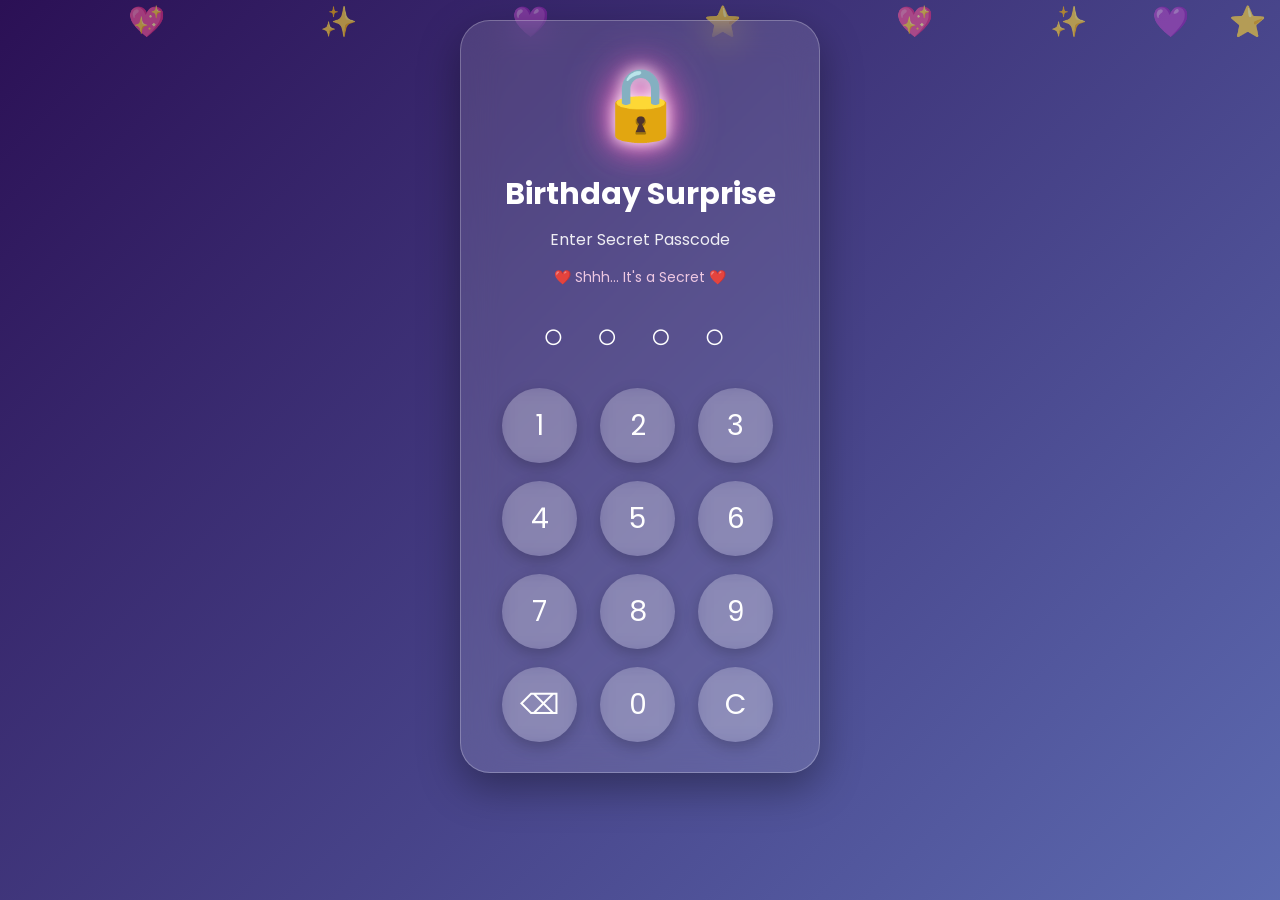
<file: index.html>
<!DOCTYPE html>
<html lang="en">

<head>

<meta charset="UTF-8">

<meta name="viewport" content="width=device-width, initial-scale=1.0">

<title>Birthday Surprise</title>

<link rel="stylesheet" href="style.css">

</head>

<body>
  <div class="background">
    <span>💖</span>
    <span>✨</span>
    <span>💜</span>
    <span>⭐</span>
    <span>💖</span>
    <span>✨</span>
    <span>💜</span>
    <span>⭐</span>
</div>


<div class="container">
<div class="lock">
    🔒
</div>

<h1>Birthday Surprise</h1>

<p>Enter Secret Passcode</p>
<p class="secret">❤️ Shhh... It's a Secret ❤️</p>

<div id="pinDisplay" class="pinDisplay">
○ ○ ○ ○
</div>

<div class="keypad">

<button onclick="press(1)">1</button>
<button onclick="press(2)">2</button>
<button onclick="press(3)">3</button>

<button onclick="press(4)">4</button>
<button onclick="press(5)">5</button>
<button onclick="press(6)">6</button>

<button onclick="press(7)">7</button>
<button onclick="press(8)">8</button>
<button onclick="press(9)">9</button>

<button onclick="removeDigit()">⌫</button>

<button onclick="press(0)">0</button>

<button onclick="clearPin()">C</button>

</div>

</div>

<script src="script.js"></script>



</body>

</html>
</file>
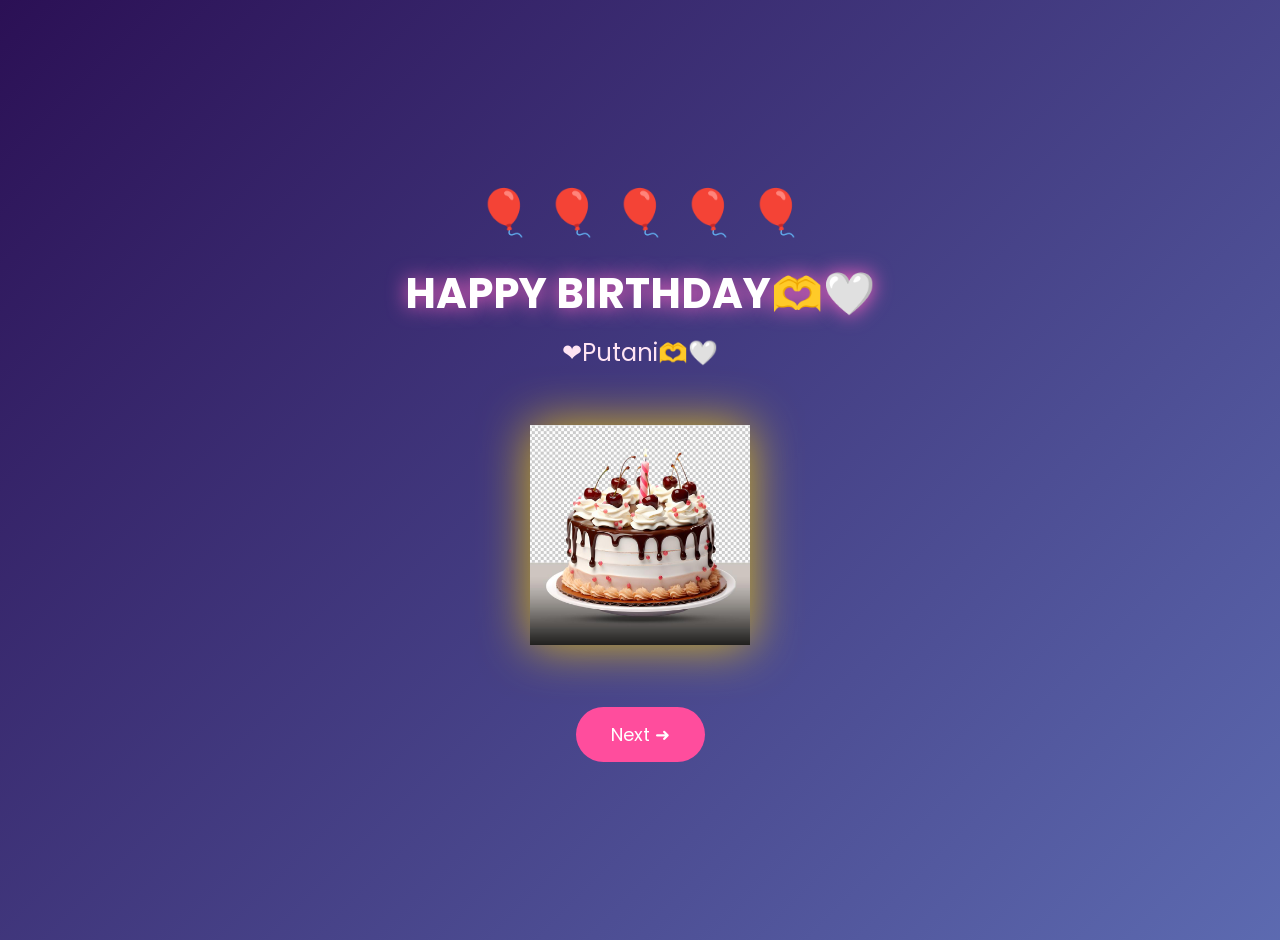
<file: celebration.html>
<!DOCTYPE html>
<html lang="en">

<head>

<meta charset="UTF-8">

<meta name="viewport" content="width=device-width, initial-scale=1.0">

<title>Happy Birthday ❤️</title>

<link rel="stylesheet" href="style.css">

</head>

<body>

<div class="celebration">

<div class="balloons">
🎈 🎈 🎈 🎈 🎈
</div>

<h1 class="birthdayTitle">
  HAPPY BIRTHDAY🫶🤍 
</h1>

<h2 class="birthdayName">
❤Putani🫶🤍
</h2>

<div class="cake">

<img src="images/cake.png" class="cakeImg">

</div>
<button class="nextBtn"
onclick="window.location.href='message.html'">

Next ➜

</button>

</div>

</body>

</html>
</file>
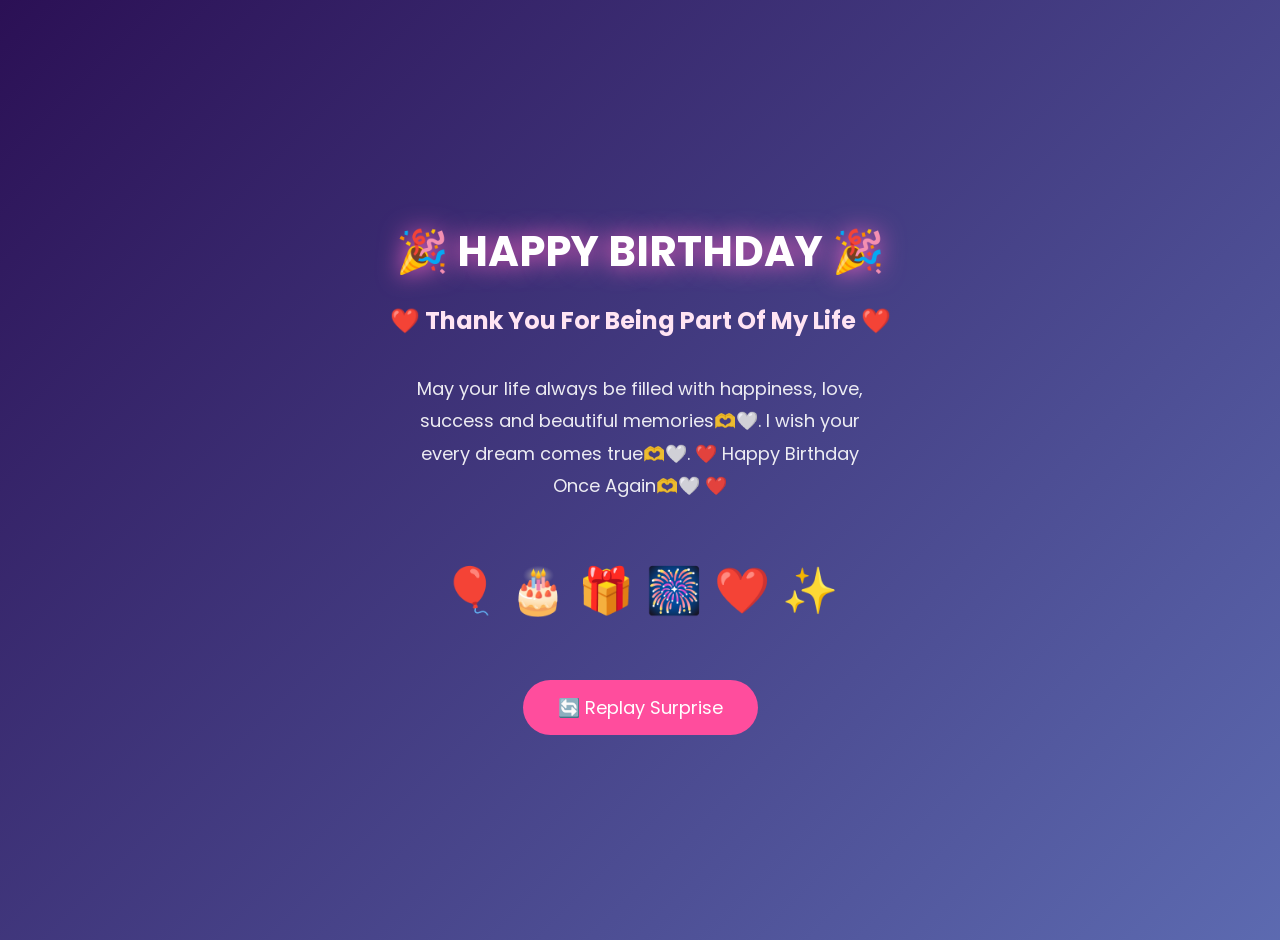
<file: final.html>
<!DOCTYPE html>
<html lang="en">
<head>
<meta charset="UTF-8">
<meta name="viewport" content="width=device-width, initial-scale=1.0">
<title>Happy Birthday ❤️</title>

<link rel="stylesheet" href="style.css">

</head>

<body>

<div class="finalPage">

<h1 class="finalTitle">

🎉 HAPPY BIRTHDAY 🎉

</h1>

<h2>

❤️ Thank You For Being Part Of My Life ❤️

</h2>

<p class="finalMessage">

May your life always be filled with happiness,
love, success and beautiful memories🫶🤍.

I wish your every dream comes true🫶🤍.

❤️ Happy Birthday Once Again🫶🤍 ❤️

</p>

<div class="emoji">

🎈 🎂 🎁 🎆 ❤️ ✨

</div>

<button class="nextBtn"

onclick="window.location.href='index.html'">

🔄 Replay Surprise

</button>

</div>

</body>

</html>
</file>
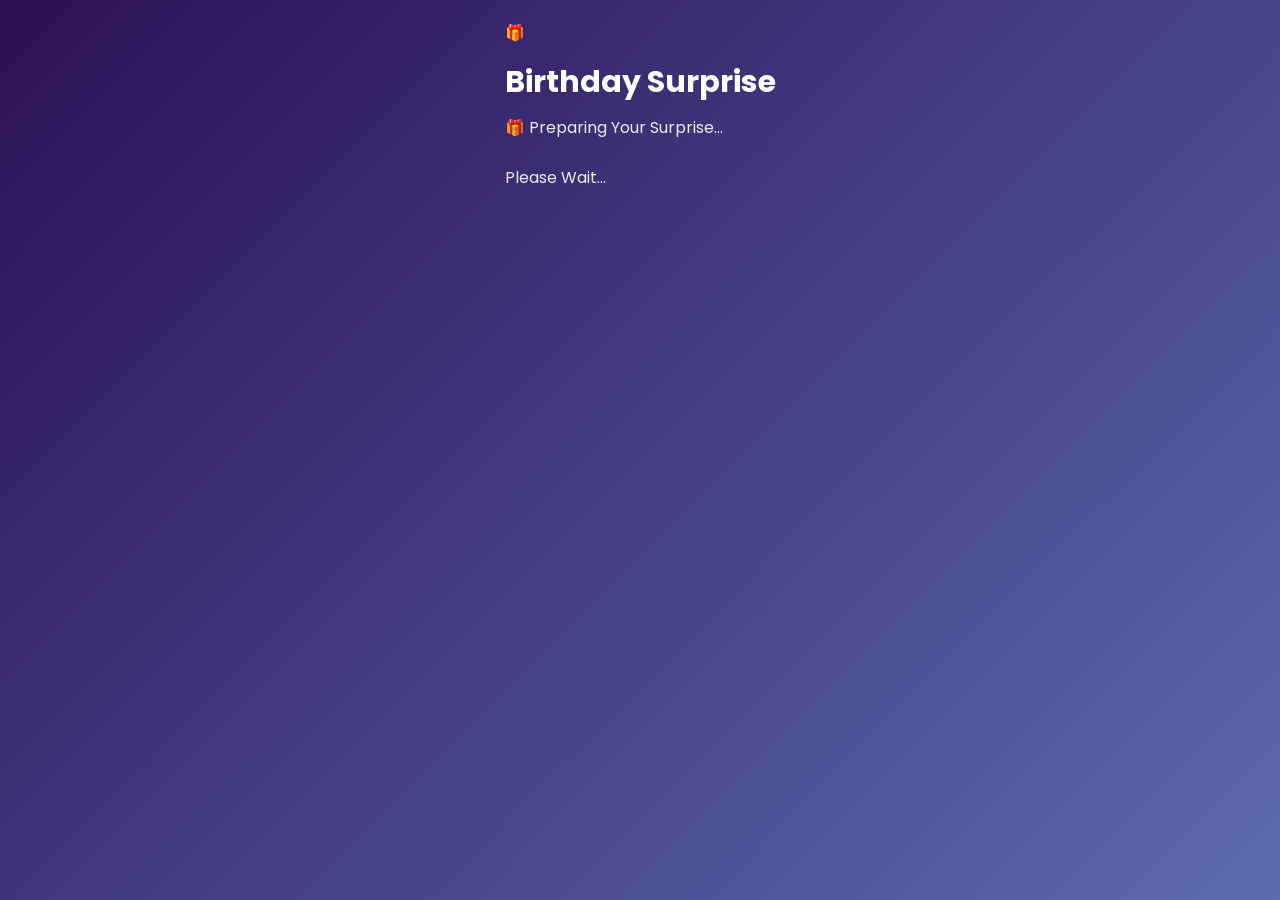
<file: loading.html>
<!DOCTYPE html>
<html lang="en">
<head>
<meta charset="UTF-8">
<meta name="viewport" content="width=device-width, initial-scale=1.0">
<title>Loading...</title>

<link rel="stylesheet" href="style.css">

<script>
setTimeout(function(){
window.location.href="index.html";
},20000);
</script>

</head>

<body>
  <script>

const messages=[

"🎁 Preparing Your Surprise...",

"✨ Collecting Beautiful Memories...",

"💌 Writing Your Special Letter...",

"🎂 Baking Your Birthday Cake...",

"🎈 Decorating Everything...",

"🎆 Almost Ready...",

"❤️ Surprise is Ready!"

];

let i=0;

setInterval(function(){

if(i<messages.length){

document.getElementById("loadingText").innerHTML=messages[i];

i++;

}

},1400);

</script>

<div class="loadingScreen">

<div class="logo">🎁</div>

<h1>Birthday Surprise</h1>
<p id="loadingText">🎁 Preparing Your Surprise...</p>

<div class="loader">
<div class="bar"></div>
</div>

<p class="waitText">
Please Wait...
</p>

</div>

</body>
</html>
</file>
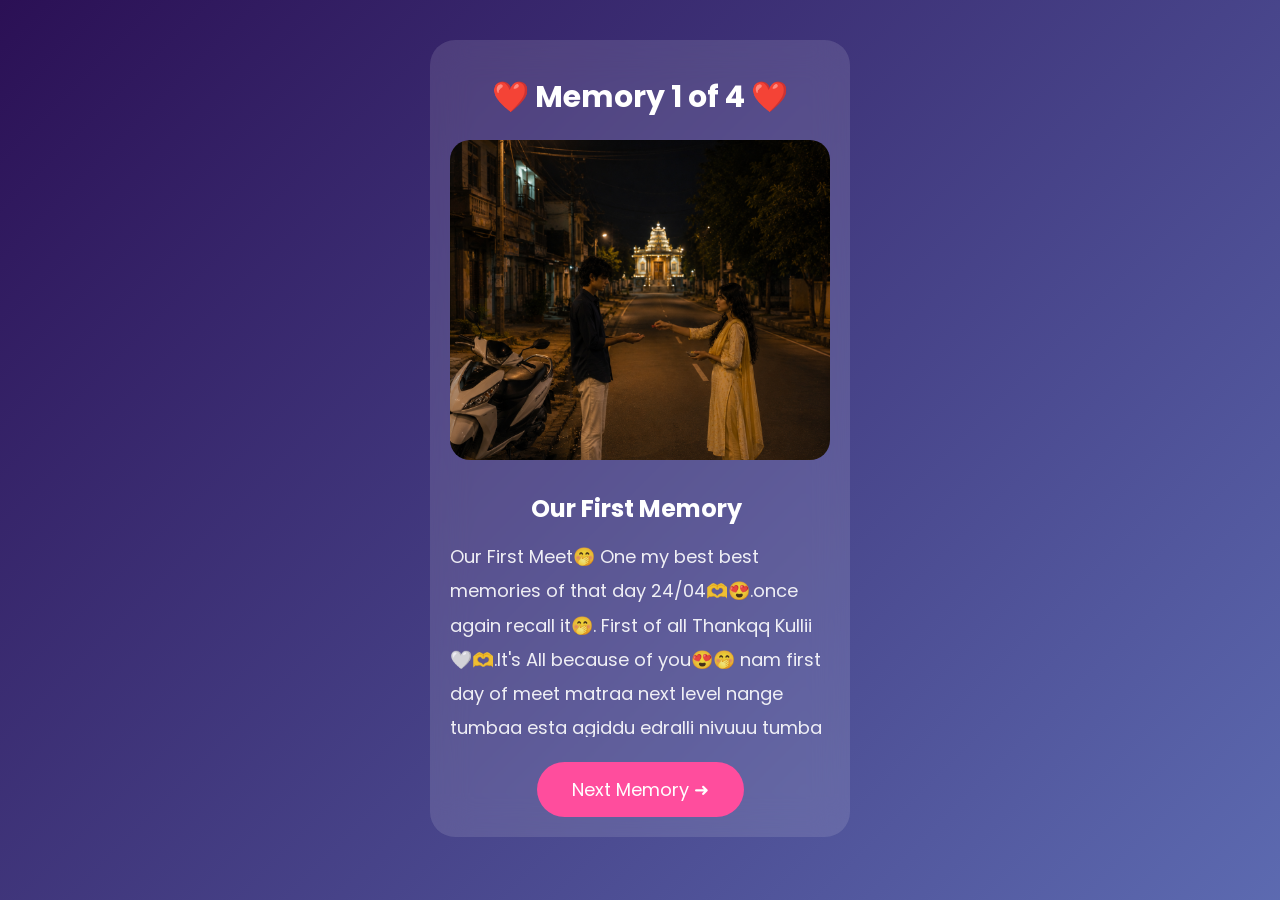
<file: memory1.html>
<!DOCTYPE html>
<html lang="en">
<head>
<meta charset="UTF-8">
<meta name="viewport" content="width=device-width, initial-scale=1.0">
<title>Memory 1</title>
<link rel="stylesheet" href="style.css">
</head>

<body>

<div class="memoryCard">

<h1>❤️ Memory 1 of 4 ❤️</h1>

<img src="images/photo1.jpg" class="memoryPhoto">

<div class="memoryMessage">

<h2>Our First Memory</h2>

<p>

Our First Meet🤭 One my best best memories of that day 24/04🫶😍.once again recall it🤭.
First of all Thankqq Kullii🤍🫶.It's All because of you😍🤭 nam first day of meet matraa next level nange tumbaa esta agiddu edralli nivuuu tumba andre tumbaa wait madtidrii🤍🫶 nange eduu tumbaa esta aythuu nivuu nan meet agokke Estella wait madii and nan tumbaaa wait madsde bidi 🤦 but Thankqqq once again astondu kushi nan meet madokke banditke😍🤭 evaga ha day du helana navu meet agi ebbru gu yen madbeku antha gotagdale yen yeno matadkondu edvii🤭🤣 nivuu nim anna angadi anthe yalla🤣 nan bidi nim meet agiddu and nimna nodid shock alli silent 🤭 and nivu papa nerves alli yen yeno matadtidri🤣🤣 But really putanii ha 5min matraa next level.and main avattu nivuuu nange kai alli kumkuma edkondu nange wait madtidralla thankqqq🫶🤍🤍🤍🤍🤍

</p>

</div>

<button class="nextBtn"
onclick="window.location.href='memory2.html'">

Next Memory ➜

</button>

</div>

</body>
</html>
</file>
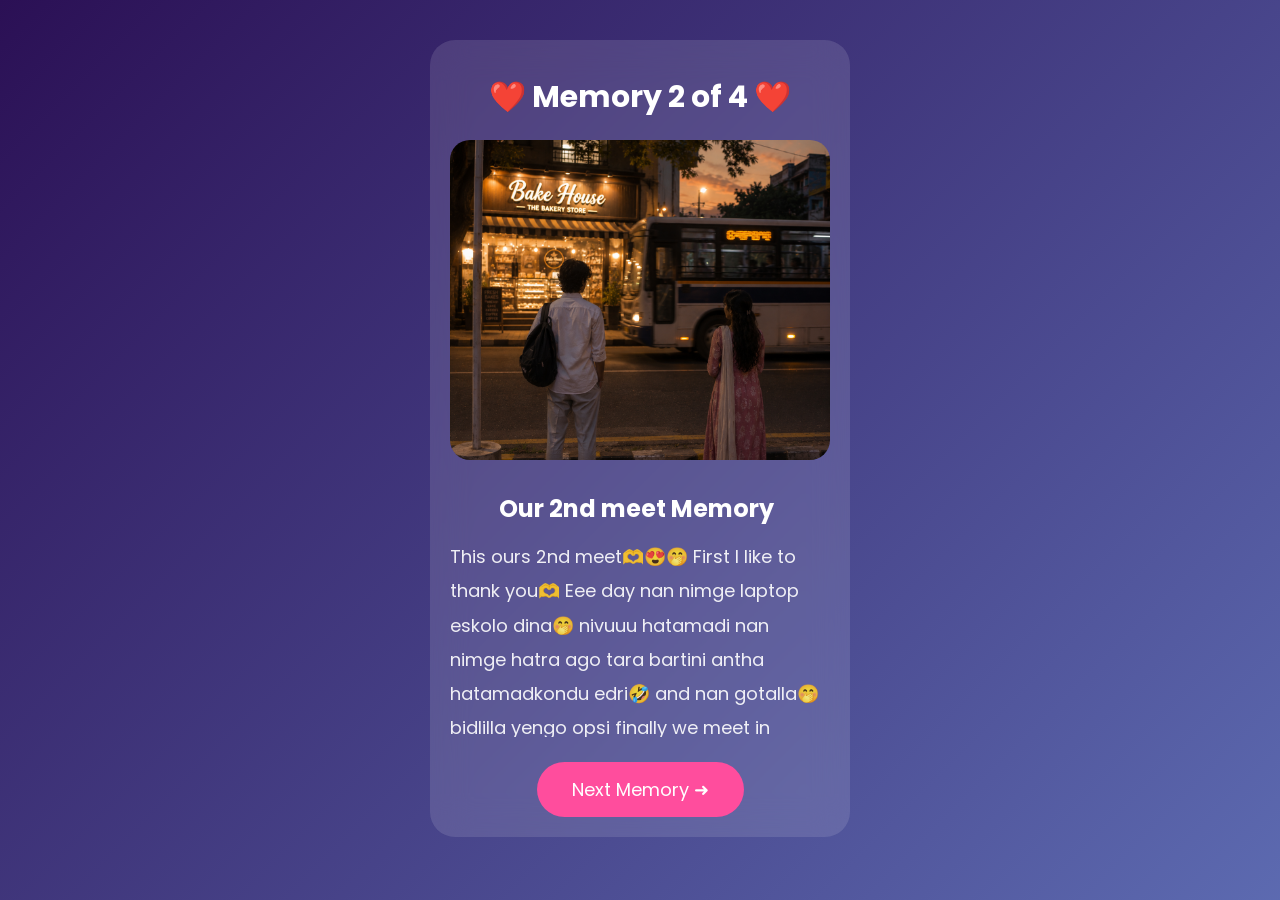
<file: memory2.html>
<!DOCTYPE html>
<html lang="en">
<head>
<meta charset="UTF-8">
<meta name="viewport" content="width=device-width, initial-scale=1.0">
<title>Memory 2</title>
<link rel="stylesheet" href="style.css">
</head>

<body>

<div class="memoryCard">

<h1>❤️ Memory 2 of 4 ❤️</h1>

<img src="images/photo2.jpg" class="memoryPhoto">

<div class="memoryMessage">

<h2>Our 2nd meet Memory</h2>

<p>

This ours 2nd meet🫶😍🤭
First I like to thank you🫶
Eee day nan nimge laptop eskolo dina🤭 nivuuu hatamadi nan nimge hatra ago tara bartini antha hatamadkondu edri🤣 and nan gotalla🤭 bidlilla yengo opsi finally we meet in hegnalli cross🤭 avattu nan laptop eskolakke bartidde edu nu nim endane putani🫶 because nivuu nan laptop kodla antha yastu cute agi keludri😍
Nan as a stranger yaa we are frds on online but still u are ready to give your laptop as many as days I want🫶😍😍 Nim endaa nange tumba andre tumbaa help aythuu putaniii🫶
Evaga haa day du matadana avattu meet agi ebbru ice Cream tinana antha karudrui odvi but our bad luck erle erlilla🤦 but one shop alli kelage ogi antha nivuu nange heliddu matara saik🤣🤣🤣🤭 kulliii🤣
Nivuuu nodbeku antha kelage ogi andri nan avattu yake enge heltavre antha shock 🤦🤣 amele ebbru manege bandu keldaga gotaitu nivuu nodakke agtirlilla antha🤦🤣🤣🤣
But avattu nim jote nan 30min spend madiddu🫶
Tumbaa andre tumbaa kushi aythu because nange nivuu laptop nan kasta alli erbekadre nange help madiro dina adhuu nivuu thankqqq putaniiii🫶🤍🤍


</p>

</div>

<button class="nextBtn"
onclick="window.location.href='memory3.html'">

Next Memory ➜

</button>

</div>

</body>
</html>
</file>
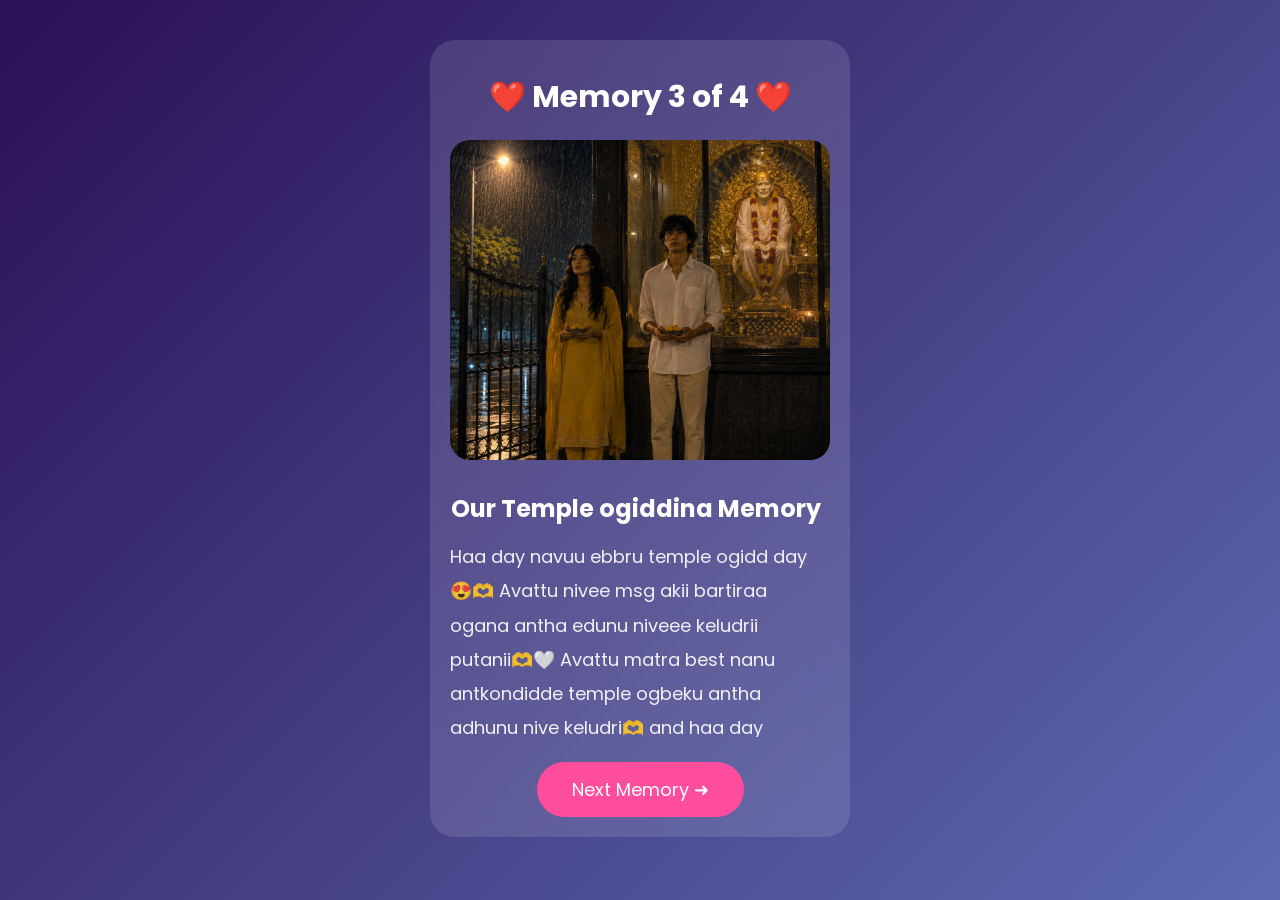
<file: memory3.html>
<!DOCTYPE html>
<html lang="en">
<head>
<meta charset="UTF-8">
<meta name="viewport" content="width=device-width, initial-scale=1.0">
<title>Memory 3</title>
<link rel="stylesheet" href="style.css">
</head>

<body>

<div class="memoryCard">

<h1>❤️ Memory 3 of 4 ❤️</h1>

<img src="images/photo3.jpg" class="memoryPhoto">

<div class="memoryMessage">

<h2>Our Temple ogiddina Memory</h2>

<p>

Haa day navuu ebbru temple ogidd day😍🫶 Avattu nivee msg akii bartiraa ogana antha edunu niveee keludrii putanii🫶🤍
Avattu matra best nanu antkondidde temple ogbeku antha adhunu nive keludri🫶 and haa day navuu meet agii ebbru walk madkondu temple ogi nim fav god🤍 ebbru temple alli time spend madlii anthane avattu mhale bantuu🥳😍nim jote 1hr nan time spend madde prasada tinda ebbru day story helta matadkondu nintidvi😍🤭 avattu nivuu nan fav pic dress akondu chanagi kanstidri😍🤭 amele jasti aythu mhale antha ebbru olage ogi kutkindu matadkondu edvii 🤭 avattu nan nim jote ennu swalpattu eddu barbeku anstuu but nivu bega odri🤦 amele manege bandaga heludri kelidre ertidde antha 🤦 but still best day avattu tumba kushi aythu 😍🤭
Avattu bejar agiddu andree nivuuu sry andiddu 😒 
Amele putani ge choki kottu tata heli manege bande 😍🤭

</p>

</div>

<button class="nextBtn"
onclick="window.location.href='memory4.html'">

Next Memory ➜

</button>

</div>

</body>
</html>
</file>
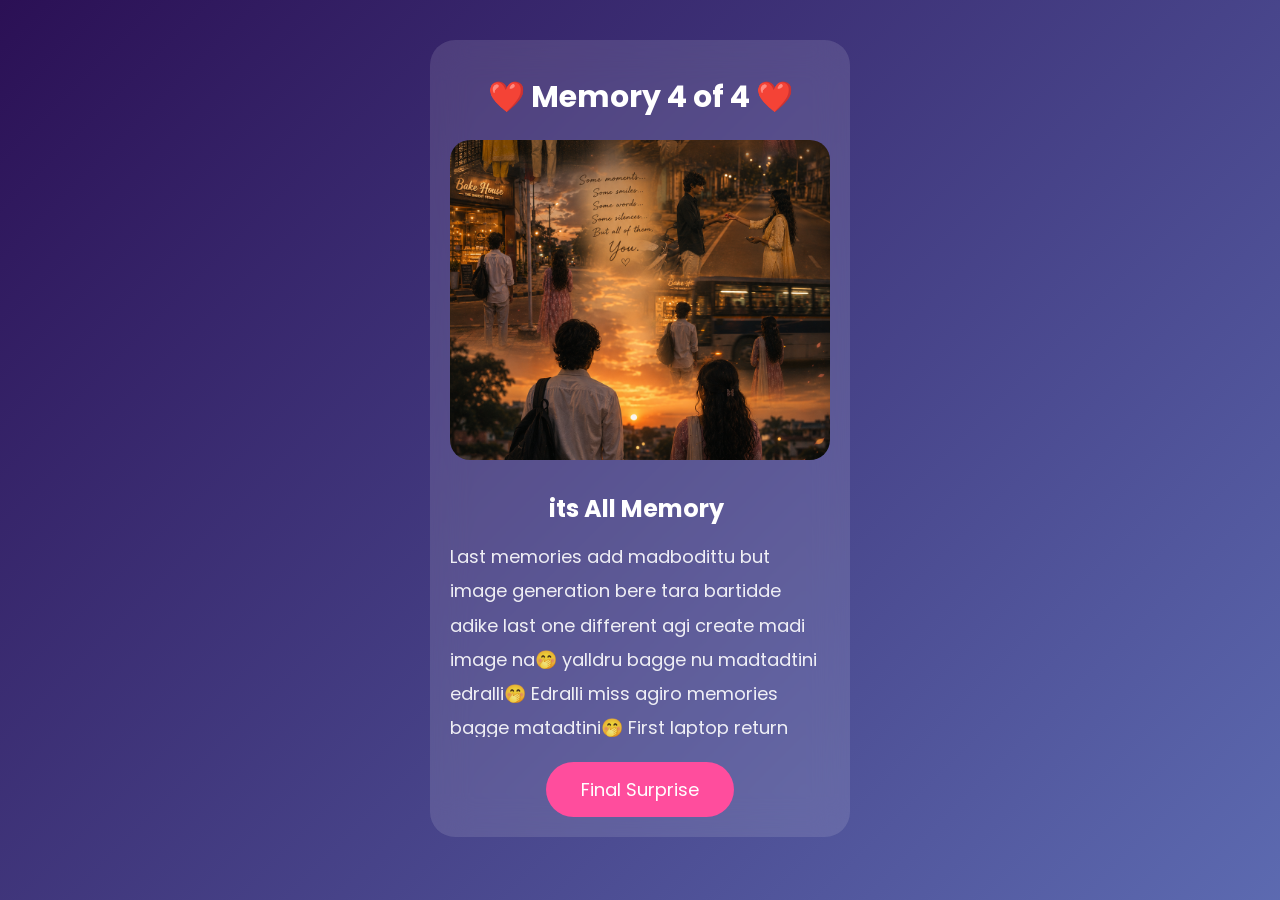
<file: memory4.html>
<!DOCTYPE html>
<html lang="en">
<head>
<meta charset="UTF-8">
<meta name="viewport" content="width=device-width, initial-scale=1.0">
<title>Memory 4</title>
<link rel="stylesheet" href="style.css">
</head>

<body>

<div class="memoryCard">

<h1>❤️ Memory 4 of 4 ❤️</h1>

<img src="images/photo4.jpg" class="memoryPhoto">

<div class="memoryMessage">

<h2>its All Memory</h2>

<p>

Last memories add madbodittu but image generation bere tara bartidde adike last one different agi create madi image na🤭 yalldru bagge nu madtadtini edralli🤭
Edralli miss agiro memories bagge matadtini🤭
First laptop return kodo dina nimge avattu Thnkaaqq helidde evattu heltidini putanii Thnkaaqq 🫶🤍🤍🤍🤍
Avattu nan bega bandu nimge wait madi amele nivuu bandu ebbru matadkondu nan avattu road nodtidde antha nange regskimdu edri🤦manege bandmele 
Avattu ebbru meet agi nim day story helta edri pukliii gabri alli yalla yen yeno heltira 🤣🤣 nange evatigu gotilla yak gabri agtira antha nan jote meet adaga 🤣🤣🤣🤣🤣 bidi ogli yene erli 
Avattu meet agi nan nimge direct agi choki kodakke agdale nan bag alli ettu kotidde🤭manege ogi admele msg aki helana tagoli antha🤭
Avattu nivuu nice shirt antha helodu miss madi manege bandmele chi miss madde antha heludri🤣🤣🤣 avattu nim jote 30min spend madde barii late agii sigode 🤦 bega odogadu 🤦🤣🤣 but still avattu 30min hai jastii matadi ebbru tata heli odvi🤍
2nd nimge all the best helo dina🤦🤣🤣🤭
But avattu all  the  best bittu bere yalla🤦🤣 matadkondu edvii nivuu last alli return bartira antha antkondu ange tata heli odrii🤦 but avattu nim exam edru nan meet agii jasti ottu matadkondu odrii😍🤍🫶
4th one recent agii meet agiddu puatnii na😍🤭
Eduu best nan avattu nimna nodta jasti matadde 😍🥳🥳 nivuu barii straight and kelage nodkondu ogta edri🤭🤣🤣
Nan avattu nim jote almost kotigepalya vargu ebbru matadkondu odvii🥳🤭🫶
Best best part nim jote walk madta matadkondu ogiddu😍 avattu bejar agiddu andre nan kardaga nivuu tinokke barlilla alva eduu worst😏😏😏👊
But amele nivuuu walk ogana andaga edu martoitu🤭 ha antha heli nim jote walk madkondu ogi return bandu choki kottu doddu🥳🫶🤭 tata heli odvii ebbru🫶 edukku nimge thankqqqq putaniii edu meet agotara erlila but nivuu meet agtini antha bank munche nan meet agi amele odrii😍🤭 avattu nivuu nan jote ediddu 1hr kinna jastiii nivuu avattu nan jote ice cream tinokke bandidre yastu kushi agtittu gottta 😏😏😏
Still edu kopa edee nim mele😏😏 but kushi nu jastiii edee😍🫶🤭

Helodu tumbaa ede half helidini eee memories na nivuu nim enda agiddu putani😍🫶 enna jastii meet agana🤭 yavaglu aglilla andru monthly once adruu sigi🤭
For all this 
Thank You🫶🤍🤍

</p>

</div>

<button class="nextBtn"
onclick="window.location.href='final.html'">

Final Surprise

</button>

</div>

</body>
</html>
</file>
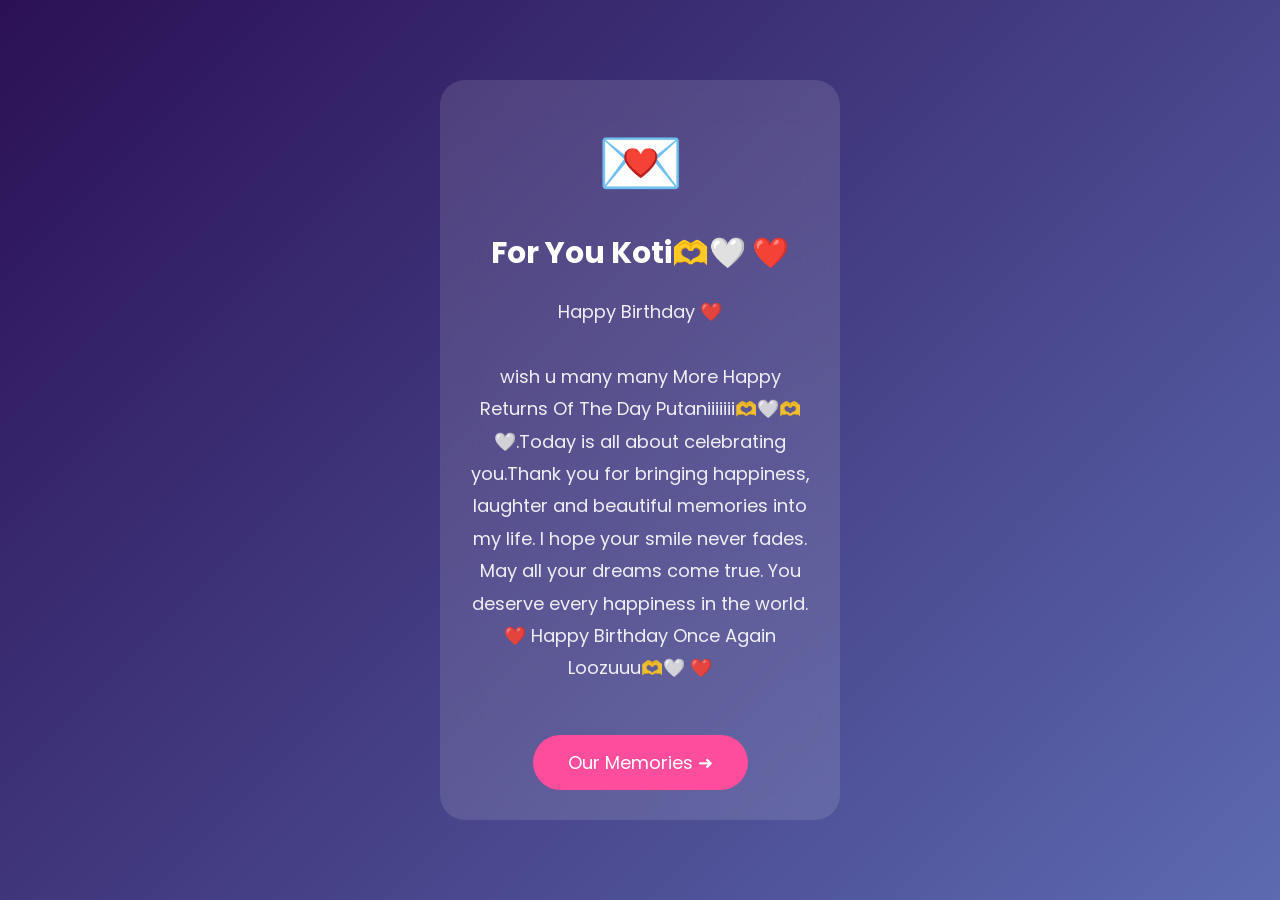
<file: message.html>
<!DOCTYPE html>
<html lang="en">

<head>
<meta charset="UTF-8">
<meta name="viewport" content="width=device-width, initial-scale=1.0">

<title>Special Message ❤️</title>

<link rel="stylesheet" href="style.css">

</head>

<body>

<div class="messageCard">

<div class="letter">
💌
</div>

<h1>For You Koti🫶🤍 ❤️</h1>

<p class="loveMessage">

Happy Birthday ❤️

<br><br>
wish u many many More Happy Returns Of The Day
Putaniiiiiii🫶🤍🫶🤍.Today is all about
celebrating you.Thank you for bringing
happiness, laughter and beautiful memories into
my life.
I hope your smile never fades.
May all your dreams come true.
You deserve every happiness in the world.
❤️ Happy Birthday Once Again Loozuuu🫶🤍 ❤️

</p>

<button class="nextBtn"
onclick="window.location.href='memory1.html'">

Our Memories ➜

</button>

</div>

</body>

</html>
</file>
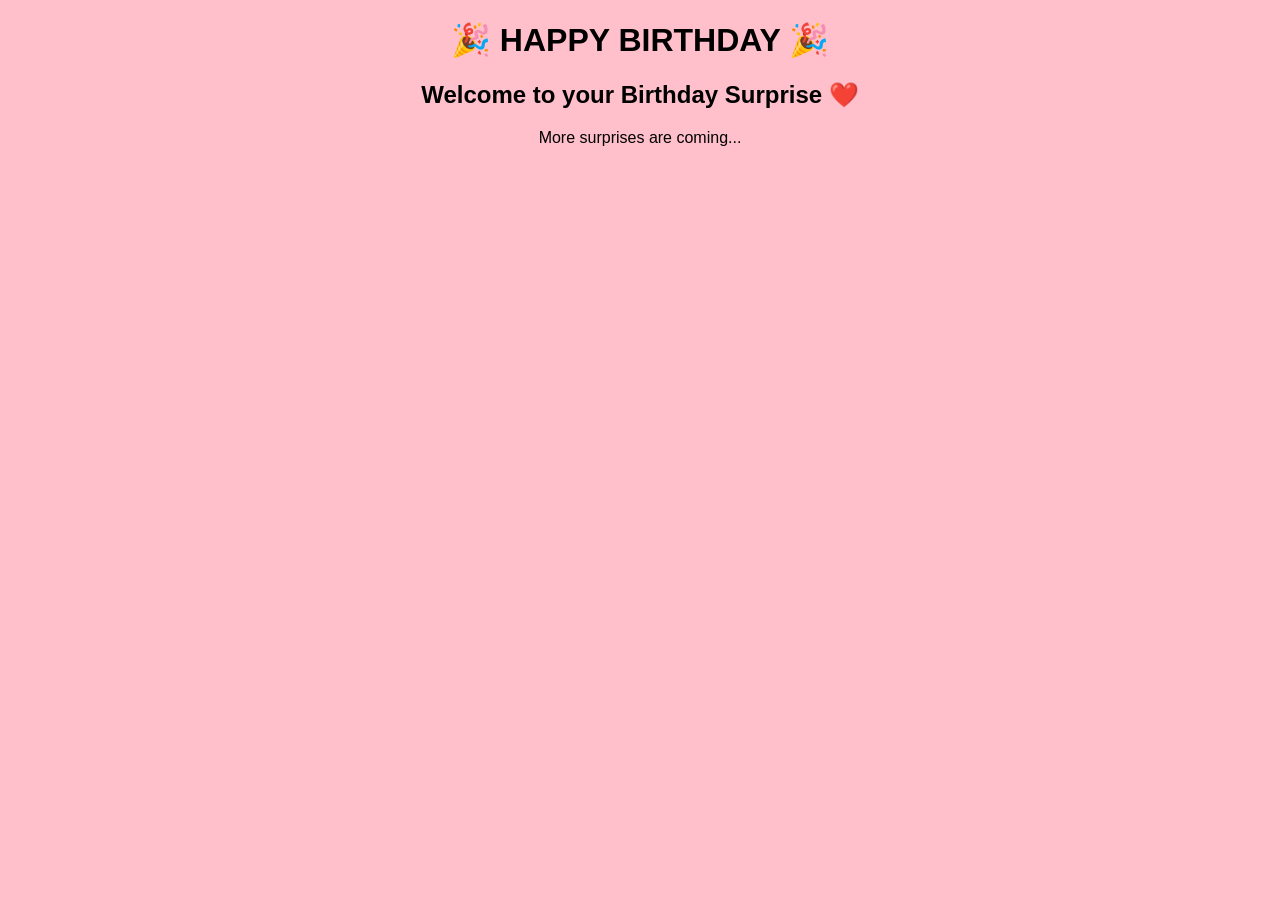
<file: surprise.html>
<!DOCTYPE html>
<html>
<head>
    <title>Happy Birthday</title>
</head>
<body style="text-align:center; background:pink; font-family:Arial;">

    <h1>🎉 HAPPY BIRTHDAY 🎉</h1>

    <h2>Welcome to your Birthday Surprise ❤️</h2>

    <p>More surprises are coming...</p>

</body>
</html>
</file>
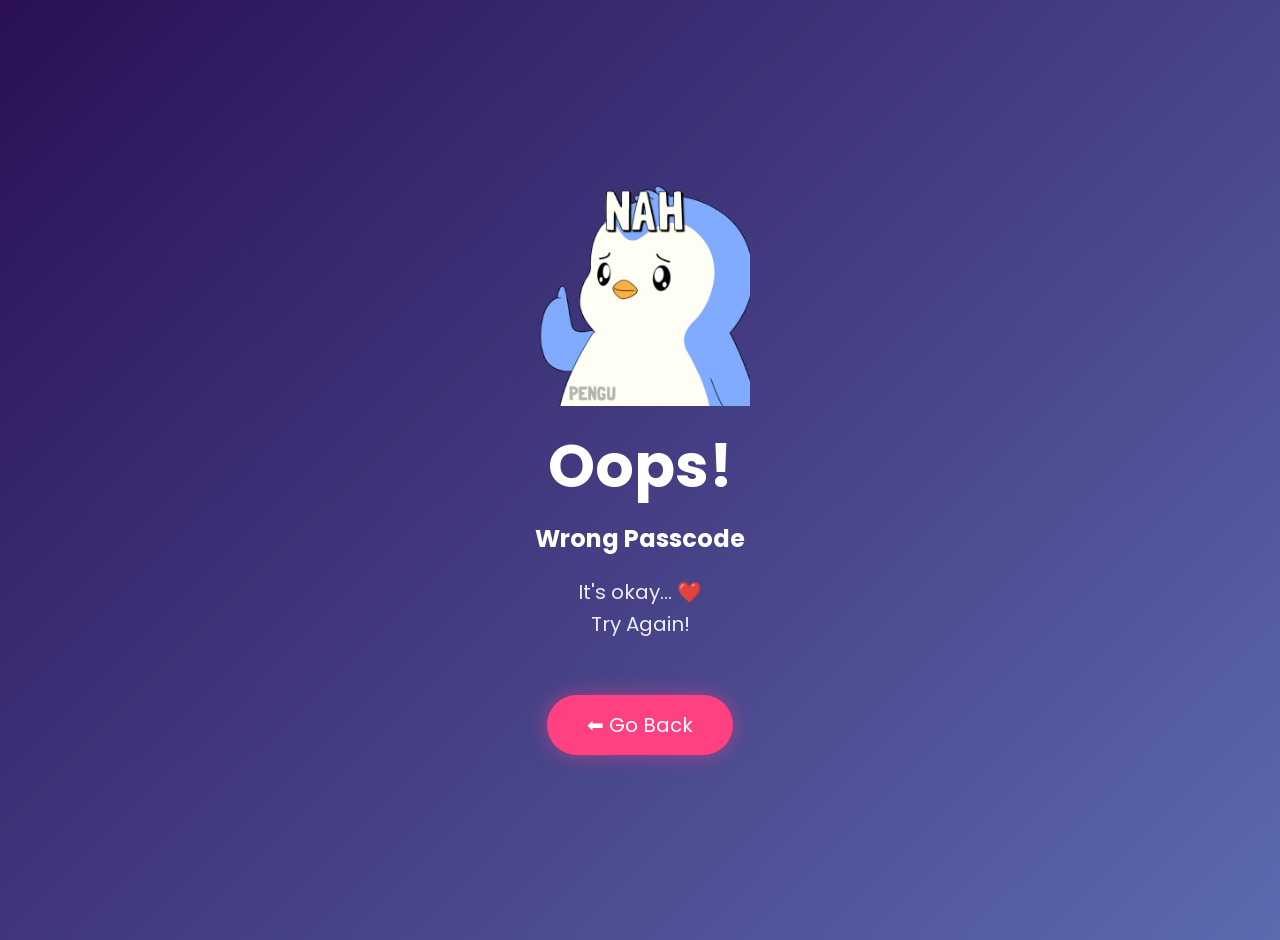
<file: wrong.html>
<!DOCTYPE html>
<html lang="en">

<head>

<meta charset="UTF-8">
<meta name="viewport" content="width=device-width, initial-scale=1.0">

<title>Oops!</title>

<link rel="stylesheet" href="style.css">

</head>

<body>

<div class="wrongCard">

<img src="images/pengu.png" class="pengu">

<h1>Oops!</h1>

<h2>Wrong Passcode</h2>

<p>
It's okay... ❤️<br>
Try Again!
</p>

<button onclick="goBack()" class="backBtn">

⬅ Go Back

</button>

</div>

<script src="script.js"></script>

</body>

</html>
</file>
<file: style.css>
/* Google Font */
@import url('https://fonts.googleapis.com/css2?family=Poppins:wght@300;500;700&display=swap');

*{
margin:0;
padding:0;
box-sizing:border-box;
font-family:'Poppins',sans-serif;
}

body{
min-height:100vh;
display:flex;
justify-content:center;
align-items:flex-start;
background:linear-gradient(135deg,#2b1055,#7597de,#ff4d9d);
background-size:300% 300%;
animation:bgMove 10s ease infinite;
overflow-y:auto;
padding:20px;
}
@keyframes bgMove{
0%{background-position:0% 50%;}
50%{background-position:100% 50%;}
100%{background-position:0% 50%;}
}

.container{
width:360px;
padding:30px;
background:rgba(255,255,255,.12);
backdrop-filter:blur(18px);
border-radius:30px;
border:1px solid rgba(255,255,255,.25);
box-shadow:0 15px 40px rgba(0,0,0,.35);
text-align:center;
animation:fadeIn 1s ease;
}

@keyframes fadeIn{
from{
opacity:0;
transform:translateY(30px);
}
to{
opacity:1;
transform:translateY(0);
}
}

.lock{
font-size:70px;
animation:float 2.5s ease-in-out infinite;
}

@keyframes float{
0%,100%{transform:translateY(0);}
50%{transform:translateY(-10px);}
}

h1{
margin-top:15px;
color:white;
font-size:30px;
}

p{
color:white;
opacity:.9;
margin:10px 0 25px;
}

.pinDisplay{
font-size:36px;
letter-spacing:12px;
color:white;
margin-bottom:25px;
font-weight:bold;
}

.keypad{
display:grid;
grid-template-columns:repeat(3,80px);
gap:18px;
justify-content:center;
}

.keypad button{
width:75px;
height:75px;
border-radius:50%;
border:none;
background:rgba(255,255,255,.18);
color:white;
font-size:28px;
backdrop-filter:blur(8px);
cursor:pointer;
transition:.2s;
box-shadow:0 5px 15px rgba(0,0,0,.2);
}

.keypad button:hover{
transform:scale(1.08);
background:#ff4d9d;
}

.keypad button:active{
transform:scale(.92);
}
.background{
position:fixed;
width:100%;
height:100%;
top:0;
left:0;
overflow:hidden;
pointer-events:none;
}

.background span{
position:absolute;
font-size:30px;
animation:floatUp 12s linear infinite;
opacity:.6;
}

.background span:nth-child(1){left:10%;animation-delay:0s;}
.background span:nth-child(2){left:25%;animation-delay:2s;}
.background span:nth-child(3){left:40%;animation-delay:4s;}
.background span:nth-child(4){left:55%;animation-delay:6s;}
.background span:nth-child(5){left:70%;animation-delay:8s;}
.background span:nth-child(6){left:82%;animation-delay:3s;}
.background span:nth-child(7){left:90%;animation-delay:5s;}
.background span:nth-child(8){left:96%;animation-delay:7s;}

@keyframes floatUp{
0%{
transform:translateY(100vh) scale(.5);
opacity:0;
}
20%{
opacity:1;
}
100%{
transform:translateY(-120vh) scale(1.3);
opacity:0;
}
}
/* Secret Message */
.secret{
    color:#ffd6ec;
    font-size:14px;
    margin-top:-10px;
    margin-bottom:20px;
    animation:pulse 2s infinite;
}

/* Lock Glow */
.lock{
    text-shadow:
    0 0 15px white,
    0 0 30px #ff66c4,
    0 0 50px #ff66c4;
}

/* Card Glow */
.container{
    animation:fadeIn 1s ease,
              glowCard 3s infinite alternate;
}

@keyframes glowCard{

from{
box-shadow:0 0 20px rgba(255,255,255,.2);
}

to{
box-shadow:
0 0 40px rgba(255,255,255,.4),
0 0 80px rgba(255,105,180,.35);
}

}

/* Secret Pulse */
@keyframes pulse{

0%{
opacity:.6;
}

50%{
opacity:1;
transform:scale(1.05);
}

100%{
opacity:.6;
}

}

/* Keypad Animation */
.keypad button:hover{
transform:translateY(-5px) scale(1.08);
box-shadow:0 0 25px #ff66c4;
}

.keypad button:active{
transform:scale(.9);
background:white;
color:#ff4d9d;
}
.wrong-container{
width:350px;
padding:35px;
background:rgba(255,255,255,.12);
backdrop-filter:blur(18px);
border-radius:30px;
text-align:center;
border:1px solid rgba(255,255,255,.2);
animation:shake .5s;
}

.wrong-lock{
font-size:70px;
margin-bottom:20px;
animation:shake .5s;
}

@keyframes shake{

0%{transform:translateX(0);}
20%{transform:translateX(-10px);}
40%{transform:translateX(10px);}
60%{transform:translateX(-10px);}
80%{transform:translateX(10px);}
100%{transform:translateX(0);}

}

.wrong-container h1{
color:#ff4d6d;
}

.wrong-container p{
color:white;
margin:20px 0;
}

.wrong-container button{
margin-top:20px;
padding:14px 35px;
border:none;
border-radius:30px;
background:#ff4d6d;
color:white;
font-size:18px;
cursor:pointer;
transition:.3s;
}

.wrong-container button:hover{
transform:scale(1.08);
}
/* Celebration Page */

.celebration{

height:100vh;

display:flex;

flex-direction:column;

justify-content:center;

align-items:center;

text-align:center;

animation:fadeIn 2s;

}

.birthdayTitle{

font-size:42px;

color:white;

text-shadow:0 0 20px #ff66c4;

margin-bottom:10px;

}

.birthdayName{

color:#ffe4f3;

margin-bottom:25px;

font-weight:400;

}

.balloons{

font-size:45px;

animation:float 3s ease-in-out infinite;

}

.cake{
margin:30px 0;
text-align:center;
}

.cakeImg{
width:220px;
animation:cakeEntry 2s ease;
filter:drop-shadow(0 0 25px rgba(255,215,0,.8));
}

}

.nextBtn{

margin-top:30px;

padding:15px 45px;

background:#ff4d9d;

border:none;

border-radius:40px;

color:white;

font-size:20px;

cursor:pointer;

box-shadow:0 0 20px rgba(255,77,157,.5);

transition:.3s;

}

.nextBtn:hover{

transform:scale(1.08);

}
/* Message Page */

.messageCard{

width:90%;
max-width:400px;

margin:auto;

margin-top:60px;

padding:30px;

background:rgba(255,255,255,.12);

backdrop-filter:blur(18px);

border-radius:25px;

text-align:center;

animation:fadeIn 2s;

}

.letter{

font-size:70px;

margin-bottom:15px;

animation:float 2s infinite;

}

.messageCard h1{

color:white;

margin-bottom:20px;

}

.loveMessage{

color:white;

line-height:1.8;

font-size:18px;

}
.memoryCard{
width:95%;
max-width:420px;
margin:20px auto;
padding:20px;
background:rgba(255,255,255,.12);
backdrop-filter:blur(18px);
border-radius:25px;
text-align:center;
animation:fadeIn 1s;
}
.memoryPhoto{
width:100%;
max-height:320px;
object-fit:cover;
border-radius:20px;
margin:20px 0;
}
.memoryMessage{
color:white;
line-height:1.8;
max-height:250px;
overflow-y:auto;
padding-right:8px;
}
.memoryMessage h2{
margin-bottom:10px;
}

.memoryMessage p{
font-size:18px;
line-height:1.9;
text-align:left;
}
.nextBtn{
margin-top:25px;
padding:14px 35px;
border:none;
border-radius:30px;
background:#ff4d9d;
color:white;
font-size:18px;
cursor:pointer;
transition:.3s;
}

.nextBtn:hover{
transform:scale(1.05);
}
/* Final Page */

.finalPage{

height:100vh;

display:flex;

flex-direction:column;

justify-content:center;

align-items:center;

text-align:center;

padding:25px;

animation:fadeIn 2s;

}

.finalTitle{

font-size:42px;

color:white;

text-shadow:0 0 25px #ff66c4;

margin-bottom:20px;

}

.finalPage h2{

color:#ffe4f3;

margin-bottom:25px;

}

.finalMessage{

color:white;

font-size:18px;

line-height:1.8;

max-width:450px;

}

.emoji{

font-size:45px;

margin:30px 0;

animation:float 3s infinite;

}
/* Wrong Passcode */

.wrongCard{

height:100vh;
display:flex;
flex-direction:column;
justify-content:center;
align-items:center;
text-align:center;
padding:20px;

}

.pengu{

width:220px;
animation:bounce 2s infinite;

}

.wrongCard h1{

font-size:60px;
color:white;
margin-top:15px;

}

.wrongCard h2{

color:white;
margin:10px 0;

}

.wrongCard p{

color:white;
font-size:20px;
line-height:1.6;

}

.backBtn{

margin-top:30px;
padding:15px 40px;
border:none;
border-radius:35px;
background:#ff4081;
color:white;
font-size:20px;
box-shadow:0 0 20px rgba(255,64,129,.5);

}

.backBtn:hover{

transform:scale(1.05);

}
</file>
